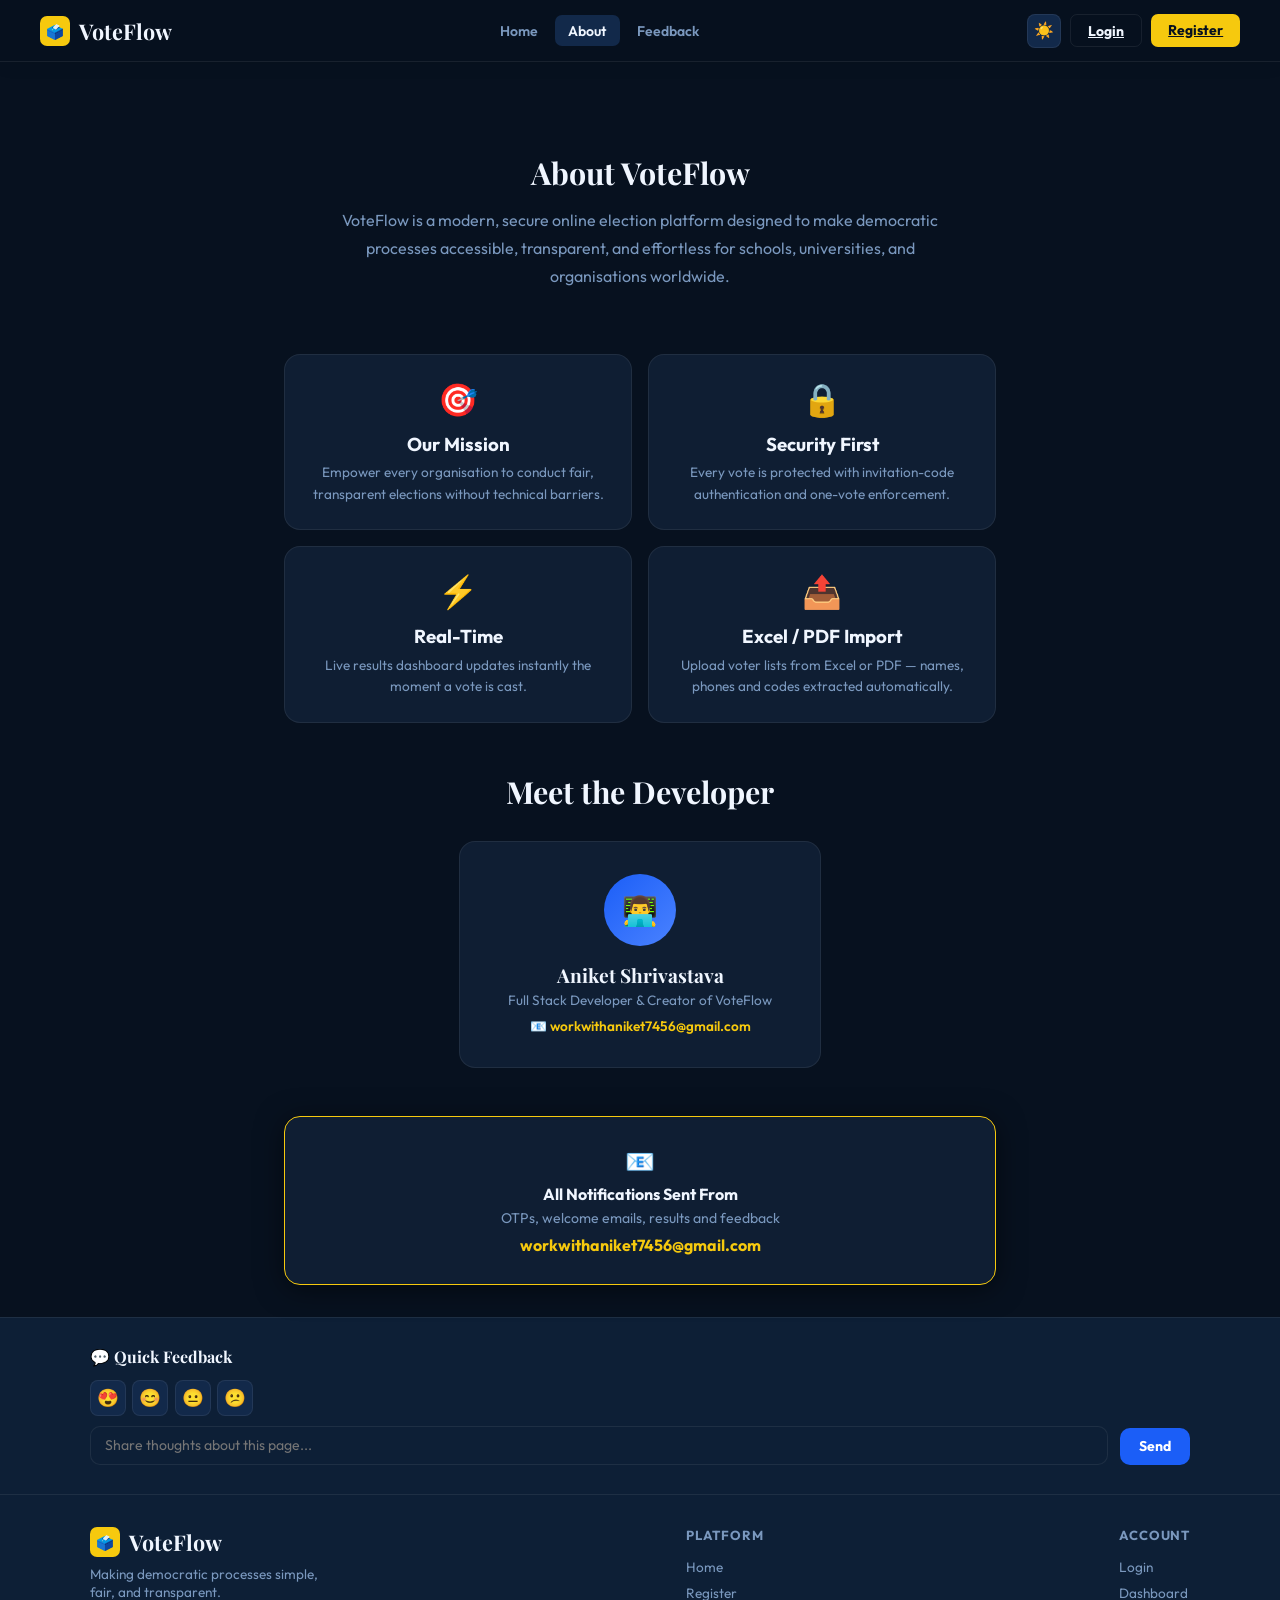
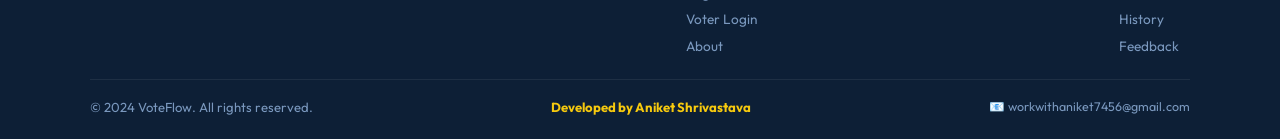
<file: about.html>
<!DOCTYPE html>
<html lang="en" data-theme="other-dark">
  <head>
    <meta charset="UTF-8" />
    <meta name="viewport" content="width=device-width,initial-scale=1" />
    <title>About — VoteFlow</title>
    <link rel="stylesheet" href="shared.css" />
    <style>
      .about-hero {
        text-align: center;
        padding: 4rem 1.5rem 2rem;
        max-width: 680px;
        margin: 0 auto;
      }
      .about-grid {
        display: grid;
        grid-template-columns: repeat(auto-fit, minmax(230px, 1fr));
        gap: 1rem;
        margin-top: 2rem;
      }
      .about-card {
        background: var(--card);
        border: 1px solid var(--border);
        border-radius: var(--radius-lg);
        padding: 1.5rem;
        text-align: center;
        transition: all 0.22s;
      }
      .about-card:hover {
        border-color: var(--primary);
        transform: translateY(-3px);
      }
      .dev-card {
        display: inline-flex;
        flex-direction: column;
        align-items: center;
        background: var(--card);
        border: 1px solid var(--border);
        border-radius: var(--radius-lg);
        padding: 2rem 3rem;
        margin-top: 1.5rem;
      }
      .dev-avatar {
        width: 72px;
        height: 72px;
        border-radius: 50%;
        background: linear-gradient(135deg, var(--primary), var(--primary2));
        display: flex;
        align-items: center;
        justify-content: center;
        font-size: 1.8rem;
        margin-bottom: 1rem;
        color: #fff;
      }
    </style>
  </head>
  <body>
    <div id="toast-container"></div>
    <nav class="nav">
      <a href="index.html" class="nav-logo"
        ><div class="nav-logo-badge">🗳️</div>
        VoteFlow</a
      >
      <ul class="nav-links">
        <li><a href="index.html">Home</a></li>
        <li><a href="about.html" class="active">About</a></li>
        <li><a href="feedback.html">Feedback</a></li>
      </ul>
      <div class="nav-right">
        <button class="theme-toggle" onclick="toggleTheme()">☀️</button>
        <div id="nav-guest-area" style="display: flex; gap: 0.6rem">
          <a href="login.html" class="nav-btn nav-btn-ghost">Login</a
          ><a href="register.html" class="nav-btn nav-btn-accent">Register</a>
        </div>
        <div id="nav-user-area" class="nav-user" style="display: none">
          <div class="nav-avatar" id="nav-avatar-letter">U</div>
          <span id="nav-username-display"></span
          ><button class="nav-btn nav-btn-ghost btn-sm" onclick="logout()">
            Logout
          </button>
        </div>
        <div class="hamburger"><span></span><span></span><span></span></div>
      </div>
    </nav>
    <div class="page-wrap">
      <div class="main-content medium">
        <div class="about-hero">
          <div class="section-title">About VoteFlow</div>
          <p style="color: var(--muted); line-height: 1.75; margin-top: 0.8rem">
            VoteFlow is a modern, secure online election platform designed to
            make democratic processes accessible, transparent, and effortless
            for schools, universities, and organisations worldwide.
          </p>
        </div>
        <div class="about-grid">
          <div class="about-card">
            <div style="font-size: 2rem; margin-bottom: 0.8rem">🎯</div>
            <h3 style="font-weight: 700; margin-bottom: 0.4rem">Our Mission</h3>
            <p
              style="font-size: 0.85rem; color: var(--muted); line-height: 1.6"
            >
              Empower every organisation to conduct fair, transparent elections
              without technical barriers.
            </p>
          </div>
          <div class="about-card">
            <div style="font-size: 2rem; margin-bottom: 0.8rem">🔒</div>
            <h3 style="font-weight: 700; margin-bottom: 0.4rem">
              Security First
            </h3>
            <p
              style="font-size: 0.85rem; color: var(--muted); line-height: 1.6"
            >
              Every vote is protected with invitation-code authentication and
              one-vote enforcement.
            </p>
          </div>
          <div class="about-card">
            <div style="font-size: 2rem; margin-bottom: 0.8rem">⚡</div>
            <h3 style="font-weight: 700; margin-bottom: 0.4rem">Real-Time</h3>
            <p
              style="font-size: 0.85rem; color: var(--muted); line-height: 1.6"
            >
              Live results dashboard updates instantly the moment a vote is
              cast.
            </p>
          </div>
          <div class="about-card">
            <div style="font-size: 2rem; margin-bottom: 0.8rem">📤</div>
            <h3 style="font-weight: 700; margin-bottom: 0.4rem">
              Excel / PDF Import
            </h3>
            <p
              style="font-size: 0.85rem; color: var(--muted); line-height: 1.6"
            >
              Upload voter lists from Excel or PDF — names, phones and codes
              extracted automatically.
            </p>
          </div>
        </div>
        <div style="text-align: center; padding: 3rem 1.5rem">
          <div class="section-title">Meet the Developer</div>
          <div class="dev-card">
            <div class="dev-avatar">👨‍💻</div>
            <div
              style="
                font-family: var(--font-head);
                font-size: 1.2rem;
                font-weight: 700;
              "
            >
              Aniket Shrivastava
            </div>
            <div
              style="
                color: var(--muted);
                font-size: 0.85rem;
                margin-top: 0.2rem;
              "
            >
              Full Stack Developer & Creator of VoteFlow
            </div>
            <div
              style="
                color: var(--accent);
                font-size: 0.85rem;
                margin-top: 0.5rem;
                font-weight: 600;
              "
            >
              📧 workwithaniket7456@gmail.com
            </div>
          </div>
        </div>
        <div
          class="card"
          style="border-color: var(--accent); text-align: center"
        >
          <div style="font-size: 1.5rem; margin-bottom: 0.5rem">📧</div>
          <div style="font-weight: 700; margin-bottom: 0.3rem">
            All Notifications Sent From
          </div>
          <div style="color: var(--muted); font-size: 0.88rem">
            OTPs, welcome emails, results and feedback
          </div>
          <div
            style="
              color: var(--accent);
              font-weight: 700;
              margin-top: 0.5rem;
              font-size: 1rem;
            "
          >
            workwithaniket7456@gmail.com
          </div>
        </div>
      </div>
    </div>
    <div id="page-footer-slot"></div>
    <script src="shared.js"></script>
    <script>
      document.addEventListener("DOMContentLoaded", () =>
        injectFeedbackAndFooter("about")
      );
    </script>
  </body>
</html>
</file>
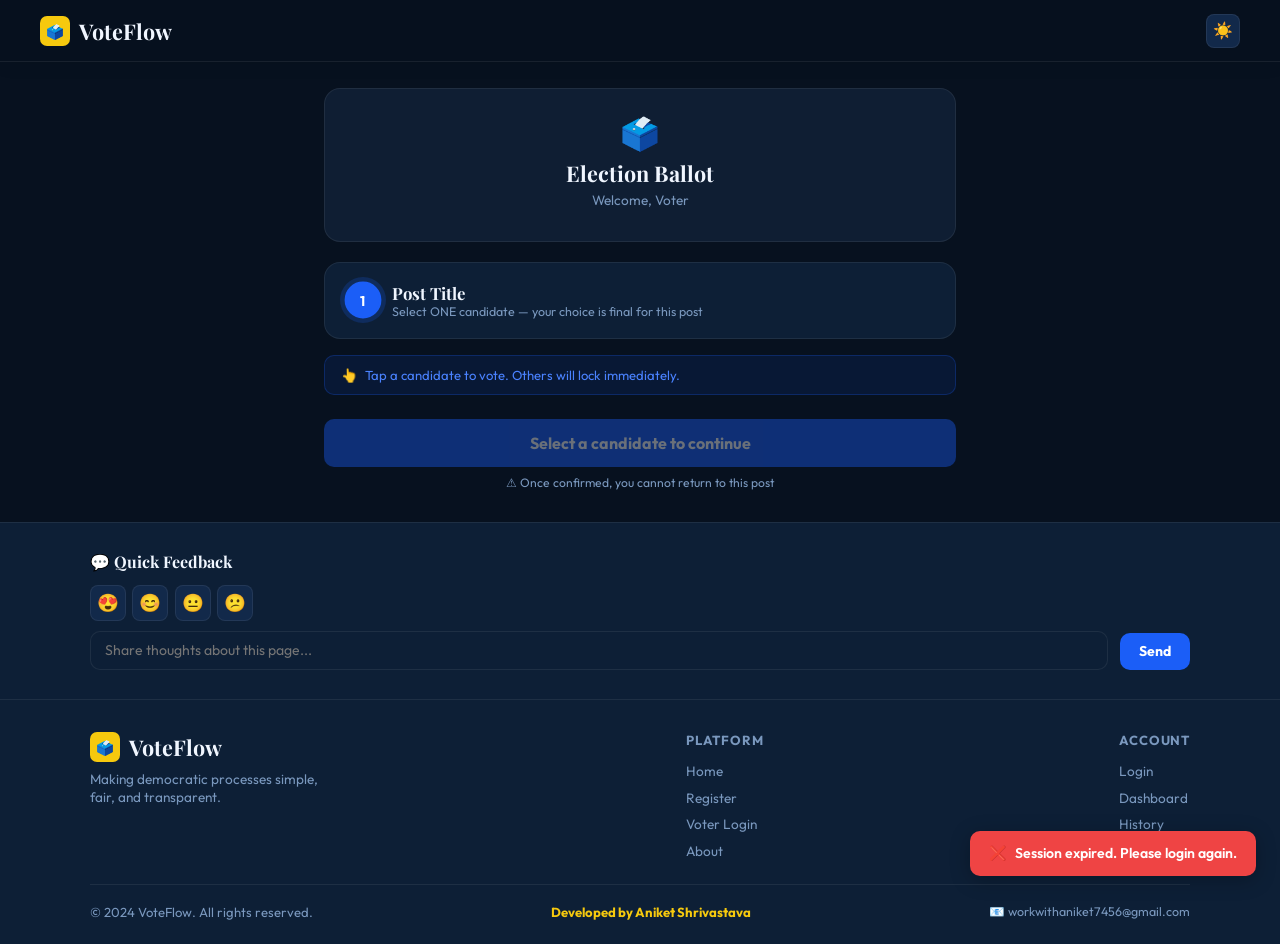
<file: ballot.html>
<!DOCTYPE html>
<html lang="en" data-theme="other-dark">
  <head>
    <meta charset="UTF-8" />
    <meta name="viewport" content="width=device-width,initial-scale=1" />
    <title>Your Ballot — VoteFlow</title>
    <link rel="stylesheet" href="shared.css" />
    <style>
      .ballot-wrap {
        max-width: 680px;
        margin: 0 auto;
        padding: 5.5rem 1.5rem 2rem;
      }
      .ballot-header {
        background: var(--card);
        border: 1px solid var(--border);
        border-radius: var(--radius-lg);
        padding: 1.5rem;
        margin-bottom: 1.2rem;
        text-align: center;
      }

      .stepper {
        display: flex;
        align-items: center;
        justify-content: center;
        gap: 0.4rem;
        flex-wrap: wrap;
        margin-top: 1rem;
      }
      .s-dot {
        width: 32px;
        height: 32px;
        border-radius: 50%;
        border: 2px solid var(--border);
        background: var(--bg3);
        display: flex;
        align-items: center;
        justify-content: center;
        font-size: 0.75rem;
        font-weight: 700;
        color: var(--muted);
        transition: all 0.35s;
        flex-shrink: 0;
      }
      .s-dot.current {
        border-color: var(--primary);
        background: var(--primary);
        color: #fff;
        transform: scale(1.15);
        box-shadow: 0 0 0 4px rgba(27, 94, 247, 0.2);
      }
      .s-dot.done {
        border-color: var(--success);
        background: var(--success);
        color: #fff;
      }
      .s-line {
        flex: 1;
        height: 2px;
        background: var(--border);
        max-width: 36px;
        transition: background 0.35s;
      }
      .s-line.done {
        background: var(--success);
      }

      .c-option {
        display: flex;
        align-items: center;
        gap: 1rem;
        padding: 1rem 1.1rem;
        border-radius: var(--radius);
        border: 2px solid var(--border);
        background: var(--bg2);
        cursor: pointer;
        transition: all 0.22s;
        margin-bottom: 0.7rem;
        position: relative;
        user-select: none;
      }
      .c-option:hover:not(.locked):not(.selected) {
        border-color: var(--primary2);
        background: var(--bg3);
        transform: translateX(4px);
      }
      .c-option.selected {
        border-color: var(--success);
        background: var(--bg3);
        box-shadow: 0 0 0 3px rgba(34, 197, 94, 0.12);
        animation: popIn 0.25s ease;
      }
      .c-option.locked:not(.selected) {
        opacity: 0.35;
        cursor: not-allowed;
        pointer-events: none;
        filter: grayscale(0.5);
      }
      .c-photo {
        width: 54px;
        height: 54px;
        border-radius: 50%;
        background: var(--bg3);
        display: flex;
        align-items: center;
        justify-content: center;
        font-size: 1.5rem;
        overflow: hidden;
        border: 2px solid var(--border);
        flex-shrink: 0;
      }
      .c-photo img {
        width: 100%;
        height: 100%;
        object-fit: cover;
      }
      .c-info {
        flex: 1;
      }
      .c-name {
        font-weight: 700;
        font-size: 1rem;
        margin-bottom: 0.15rem;
      }
      .c-party {
        font-size: 0.82rem;
        color: var(--muted);
      }
      .c-symbol {
        width: 36px;
        height: 36px;
        border-radius: 8px;
        background: var(--bg3);
        display: flex;
        align-items: center;
        justify-content: center;
        font-size: 1.1rem;
        flex-shrink: 0;
        overflow: hidden;
        border: 1px solid var(--border);
      }
      .c-symbol img {
        width: 100%;
        height: 100%;
        object-fit: cover;
      }
      .mcq-radio {
        width: 22px;
        height: 22px;
        border-radius: 50%;
        border: 2px solid var(--border);
        flex-shrink: 0;
        display: flex;
        align-items: center;
        justify-content: center;
        transition: all 0.2s;
      }
      .c-option.selected .mcq-radio {
        border-color: var(--success);
        background: var(--success);
      }
      .c-option.selected .mcq-radio::after {
        content: "";
        width: 9px;
        height: 9px;
        border-radius: 50%;
        background: #fff;
      }

      .info-banner {
        background: rgba(27, 94, 247, 0.1);
        border: 1px solid rgba(27, 94, 247, 0.25);
        border-radius: var(--radius);
        padding: 0.7rem 1rem;
        margin-bottom: 1rem;
        font-size: 0.82rem;
        color: var(--primary2);
        display: flex;
        align-items: center;
        gap: 0.5rem;
      }
      .sel-banner {
        background: rgba(34, 197, 94, 0.1);
        border: 1px dashed var(--success);
        border-radius: var(--radius);
        padding: 0.9rem 1rem;
        margin-bottom: 1rem;
        font-size: 0.88rem;
        color: var(--success);
        display: none;
        align-items: center;
        gap: 0.6rem;
      }

      .done-screen {
        text-align: center;
        padding: 2.5rem 1rem;
        animation: popIn 0.5s ease;
      }
      .done-icon {
        font-size: 4rem;
        animation: float 2s ease-in-out infinite;
        display: block;
        margin-bottom: 1rem;
      }
    </style>
  </head>
  <body>
    <div id="toast-container"></div>
    <nav class="nav">
      <a href="index.html" class="nav-logo"
        ><div class="nav-logo-badge">🗳️</div>
        VoteFlow</a
      >
      <div class="nav-right">
        <button class="theme-toggle" onclick="toggleTheme()">☀️</button>
      </div>
    </nav>
    <div class="ballot-wrap" id="ballot-root">
      <div class="ballot-header">
        <div style="font-size: 2rem; margin-bottom: 0.4rem">🗳️</div>
        <div
          style="
            font-family: var(--font-head);
            font-size: 1.35rem;
            font-weight: 700;
          "
          id="b-title"
        >
          Election Ballot
        </div>
        <div
          style="color: var(--muted); font-size: 0.85rem; margin-top: 0.25rem"
          id="b-voter"
        >
          Welcome, Voter
        </div>
        <div class="stepper" id="b-stepper" style="display: none"></div>
        <div
          style="font-size: 0.78rem; color: var(--muted); margin-top: 0.5rem"
          id="b-step-label"
        ></div>
      </div>

      <div id="b-post-area">
        <div
          style="
            background: var(--bg2);
            border: 1px solid var(--border);
            border-radius: var(--radius-lg);
            padding: 1.2rem 1.4rem;
            margin-bottom: 1rem;
            display: flex;
            align-items: center;
            gap: 0.8rem;
          "
        >
          <div class="s-dot current" id="b-post-num" style="flex-shrink: 0">
            1
          </div>
          <div>
            <div
              style="
                font-family: var(--font-head);
                font-size: 1.05rem;
                font-weight: 700;
              "
              id="b-post-title"
            >
              Post Title
            </div>
            <div style="font-size: 0.78rem; color: var(--muted)">
              Select ONE candidate — your choice is final for this post
            </div>
          </div>
        </div>
        <div class="info-banner" id="b-info-banner">
          <span>👆</span
          ><span>Tap a candidate to vote. Others will lock immediately.</span>
        </div>
        <div class="sel-banner" id="b-sel-banner">
          <span style="font-size: 1.2rem">✅</span>
          <div>
            Locked in: <strong id="b-sel-name"></strong> — cannot be changed.
          </div>
        </div>
        <div id="b-candidates"></div>
        <button
          class="btn btn-primary btn-full btn-lg"
          id="b-next-btn"
          onclick="confirmVote()"
          disabled
          style="opacity: 0.4; cursor: not-allowed; margin-top: 0.5rem"
        >
          <span id="b-next-txt">Select a candidate to continue</span>
        </button>
        <p
          style="
            text-align: center;
            font-size: 0.76rem;
            color: var(--muted);
            margin-top: 0.5rem;
          "
        >
          ⚠ Once confirmed, you cannot return to this post
        </p>
      </div>

      <div id="b-done" style="display: none" class="card done-screen">
        <span class="done-icon">🏆</span>
        <div
          style="
            font-family: var(--font-head);
            font-size: 1.6rem;
            font-weight: 700;
            margin-bottom: 0.5rem;
          "
        >
          All Votes Cast!
        </div>
        <div
          style="
            color: var(--muted);
            font-size: 0.9rem;
            line-height: 1.7;
            margin-bottom: 1.5rem;
          "
        >
          Your votes are recorded securely. Results will be shown when the
          election ends.
        </div>
        <div
          style="
            background: var(--bg2);
            border-radius: var(--radius);
            padding: 1rem;
            margin-bottom: 1.2rem;
          "
          id="b-summary"
        ></div>
        <div style="font-size: 0.8rem; color: var(--muted)">
          You may now close this window. Your invitation code cannot be reused.
        </div>
      </div>
    </div>
    <div id="page-footer-slot"></div>
    <script src="shared.js"></script>
    <script>
      const B = {
        election: null,
        voter: null,
        group: null,
        postIdx: 0,
        selections: {},
        confirmed: {},
      };

      function loadBallot() {
        const raw = sessionStorage.getItem("vf_voter");
        if (!raw) {
          showToast("Session expired. Please login again.", "error");
          setTimeout(() => (window.location = "voter-login.html"), 2000);
          return;
        }
        const { voter, group, election } = JSON.parse(raw);
        B.voter = voter;
        B.group = group;
        B.election = election;

        B.election =
          App.elections.find((e) => e.id === election.id) || election;
        $("b-title").textContent = B.election.title;
        $("b-voter").textContent = `Welcome, ${voter.name}`;

        const st = $("b-stepper");
        if (B.election.posts.length > 1) {
          st.style.display = "flex";
          B.election.posts.forEach((p, i) => {
            if (i > 0) {
              const l = document.createElement("div");
              l.className = "s-line";
              l.id = "sl" + i;
              st.appendChild(l);
            }
            const d = document.createElement("div");
            d.className = "s-dot" + (i === 0 ? " current" : "");
            d.id = "sd" + i;
            d.textContent = i + 1;
            d.title = p.name;
            st.appendChild(d);
          });
        }
        loadPost(0);
      }

      function loadPost(idx) {
        B.postIdx = idx;
        const post = B.election.posts[idx];

        B.election.posts.forEach((_, i) => {
          const d = $("sd" + i),
            l = $("sl" + i);
          if (!d) return;
          d.classList.remove("current", "done");
          if (i < idx) {
            d.classList.add("done");
            d.textContent = "✓";
          } else if (i === idx) {
            d.classList.add("current");
            d.textContent = i + 1;
          } else d.textContent = i + 1;
          if (l) l.classList.toggle("done", i < idx);
        });
        $("b-step-label").textContent =
          B.election.posts.length > 1
            ? `Post ${idx + 1} of ${B.election.posts.length}: ${post.name}`
            : "";
        $("b-post-num").textContent = idx + 1;
        $("b-post-title").textContent = post.name;
        $("b-info-banner").style.display = "flex";
        $("b-sel-banner").style.display = "none";
        const btn = $("b-next-btn");
        btn.disabled = true;
        btn.style.opacity = "0.4";
        btn.style.cursor = "not-allowed";
        const isLast = idx === B.election.posts.length - 1;
        $("b-next-txt").textContent = isLast
          ? "Select a candidate to submit final vote"
          : "Select a candidate to continue";

        $("b-candidates").innerHTML = post.candidates
          .map(
            (c) => `
    <div class="c-option" id="co-${post.id}-${c.id}" onclick="pickCandidate('${
              post.id
            }','${c.id}')">
      <div class="c-photo">${
        c.photo ? `<img src="${c.photo}" alt="${esc(c.name)}"/>` : "👤"
      }</div>
      <div class="c-info"><div class="c-name">${esc(c.name)}</div>${
              c.party ? `<div class="c-party">${esc(c.party)}</div>` : ""
            }</div>
      ${
        c.symbol
          ? `<div class="c-symbol"><img src="${c.symbol}" alt="symbol"/></div>`
          : '<div class="c-symbol">🏳️</div>'
      }
      <div class="mcq-radio"></div>
    </div>`
          )
          .join("");
        window.scrollTo({ top: 0, behavior: "smooth" });
      }

      function pickCandidate(postId, candId) {
        if (B.selections[postId] !== undefined) return;
        B.selections[postId] = candId;
        const post = B.election.posts.find((p) => p.id === postId);
        post.candidates.forEach((c) => {
          const el = $(`co-${postId}-${c.id}`);
          if (!el) return;
          el.classList.toggle(
            "selected",
            c.id.toString() === candId.toString()
          );
          el.classList.toggle("locked", c.id.toString() !== candId.toString());
        });
        const cand = post.candidates.find(
          (c) => c.id.toString() === candId.toString()
        );
        $("b-sel-name").textContent = cand?.name || "";
        $("b-sel-banner").style.display = "flex";
        $("b-info-banner").style.display = "none";
        const isLast = B.postIdx === B.election.posts.length - 1;
        const btn = $("b-next-btn");
        btn.disabled = false;
        btn.style.opacity = "1";
        btn.style.cursor = "pointer";
        $("b-next-txt").textContent = isLast
          ? "✅ Submit Final Vote"
          : "Confirm & Go to Next Post →";
        btn.scrollIntoView({ behavior: "smooth", block: "nearest" });
      }

      function confirmVote() {
        const post = B.election.posts[B.postIdx];
        const candId = B.selections[post.id];
        if (candId === undefined || B.confirmed[post.id]) return;

        const storedE = App.elections.find((e) => e.id === B.election.id);
        if (storedE) {
          const sp = storedE.posts.find((p) => p.id === post.id);
          if (sp) {
            const c = sp.candidates.find(
              (c) => c.id.toString() === candId.toString()
            );
            if (c) c.votes = (c.votes || 0) + 1;
          }
        }
        B.confirmed[post.id] = candId;
        const isLast = B.postIdx === B.election.posts.length - 1;
        if (isLast) {
          App.votes.push({
            id: "vote-" + Date.now(),
            voterId: B.voter.id,
            electionId: B.election.id,
            selections: { ...B.confirmed },
            timestamp: new Date().toISOString(),
          });
          for (const g of App.voterGroups) {
            const v = g.voters.find((vt) => vt.id === B.voter.id);
            if (v) {
              v.voted = true;
              break;
            }
          }
          Store.save({
            elections: App.elections,
            votes: App.votes,
            voterGroups: App.voterGroups,
          });
          sessionStorage.removeItem("vf_voter");
          showDone();
        } else {
          Store.save({ elections: App.elections });
          showToast(`Vote for "${post.name}" confirmed! ✓`, "success");
          $("b-next-btn").disabled = true;
          $("b-next-btn").style.opacity = "0.5";
          setTimeout(() => loadPost(B.postIdx + 1), 500);
        }
      }

      function showDone() {
        $("b-post-area").style.display = "none";
        $("b-done").style.display = "block";
        $("b-summary").innerHTML =
          '<div style="font-weight:700;margin-bottom:0.6rem;font-size:0.82rem;color:var(--muted);text-transform:uppercase;letter-spacing:0.5px">Your Votes Summary</div>' +
          B.election.posts
            .map((post) => {
              const cand = post.candidates.find(
                (c) => c.id.toString() === B.confirmed[post.id]?.toString()
              );
              return `<div style="display:flex;justify-content:space-between;padding:0.5rem 0;border-bottom:1px solid var(--border);font-size:0.88rem"><span style="color:var(--muted)">${esc(
                post.name
              )}</span><span style="font-weight:700;color:var(--success)">✓ ${esc(
                cand?.name || "—"
              )}</span></div>`;
            })
            .join("");
        B.election.posts.forEach((_, i) => {
          const d = $("sd" + i);
          if (d) {
            d.classList.remove("current");
            d.classList.add("done");
            d.textContent = "✓";
          }
          const l = $("sl" + i);
          if (l) l.classList.add("done");
        });
        showToast("All votes submitted! Thank you 🎉", "success", 5000);
        window.scrollTo({ top: 0, behavior: "smooth" });
      }

      document.addEventListener("DOMContentLoaded", () => {
        applyTheme(Store.get("theme") || "other-dark");
        loadBallot();
        injectFeedbackAndFooter("ballot");
      });
    </script>
  </body>
</html>
</file>
<file: shared.css>
/* ═══════════════════════════════════════════════
   VOTEFLOW — SHARED STYLES
   Developer: Aniket Shrivastava
   workwithaniket7456@gmail.com
═══════════════════════════════════════════════ */

/* ── Google Fonts ── */
@import url('https://fonts.googleapis.com/css2?family=Playfair+Display:ital,wght@0,700;1,400&family=Outfit:wght@300;400;500;600;700&family=Nunito:wght@400;600;700;800&family=Lato:wght@300;400;700&display=swap');

/* ── Theme Variables ── */
[data-theme="school-dark"] {
    --bg: #0e1a2b;
    --bg2: #132236;
    --bg3: #1a2f47;
    --card: #111f33;
    --border: rgba(100, 160, 255, 0.12);
    --primary: #2563eb;
    --primary2: #3b82f6;
    --accent: #f59e0b;
    --accent2: #fbbf24;
    --text: #e8f0fe;
    --muted: #7a9cc4;
    --text-inv: #0e1a2b;
    --success: #22c55e;
    --error: #ef4444;
    --warn: #f59e0b;
    --font-head: 'Nunito', sans-serif;
    --font-body: 'Nunito', sans-serif;
    --radius: 12px;
    --radius-lg: 18px;
    --shadow: 0 4px 24px rgba(0, 0, 0, 0.4);
    --nav-bg: rgba(14, 26, 43, 0.93);
}

[data-theme="school-light"] {
    --bg: #f0f6ff;
    --bg2: #e2ecfc;
    --bg3: #d0e4fb;
    --card: #ffffff;
    --border: rgba(37, 99, 235, 0.15);
    --primary: #2563eb;
    --primary2: #3b82f6;
    --accent: #f59e0b;
    --accent2: #d97706;
    --text: #1e3a5f;
    --muted: #5a7fa8;
    --text-inv: #ffffff;
    --success: #16a34a;
    --error: #dc2626;
    --warn: #d97706;
    --font-head: 'Nunito', sans-serif;
    --font-body: 'Nunito', sans-serif;
    --radius: 12px;
    --radius-lg: 18px;
    --shadow: 0 4px 24px rgba(37, 99, 235, 0.1);
    --nav-bg: rgba(240, 246, 255, 0.95);
}

[data-theme="other-dark"] {
    --bg: #07111f;
    --bg2: #0d1f36;
    --bg3: #12294a;
    --card: #0f1e33;
    --border: rgba(255, 255, 255, 0.07);
    --primary: #1b5ef7;
    --primary2: #4a82ff;
    --accent: #f6c90e;
    --accent2: #d4a800;
    --text: #f0f6ff;
    --muted: #7a98be;
    --text-inv: #07111f;
    --success: #22c55e;
    --error: #ef4444;
    --warn: #f59e0b;
    --font-head: 'Playfair Display', serif;
    --font-body: 'Outfit', sans-serif;
    --radius: 10px;
    --radius-lg: 16px;
    --shadow: 0 4px 28px rgba(0, 0, 0, 0.5);
    --nav-bg: rgba(7, 17, 31, 0.92);
}

[data-theme="other-light"] {
    --bg: #f8faff;
    --bg2: #eef3fc;
    --bg3: #dde8fa;
    --card: #ffffff;
    --border: rgba(27, 94, 247, 0.12);
    --primary: #1b5ef7;
    --primary2: #3b7aff;
    --accent: #e6a800;
    --accent2: #c48f00;
    --text: #0f2040;
    --muted: #5a7299;
    --text-inv: #ffffff;
    --success: #16a34a;
    --error: #dc2626;
    --warn: #ca8a04;
    --font-head: 'Playfair Display', serif;
    --font-body: 'Lato', sans-serif;
    --radius: 10px;
    --radius-lg: 16px;
    --shadow: 0 4px 20px rgba(27, 94, 247, 0.1);
    --nav-bg: rgba(248, 250, 255, 0.95);
}

/* ── Reset ── */
*,
*::before,
*::after {
    box-sizing: border-box;
    margin: 0;
    padding: 0
}

html {
    scroll-behavior: smooth
}

body {
    font-family: var(--font-body);
    background: var(--bg);
    color: var(--text);
    min-height: 100vh;
    overflow-x: hidden;
    transition: background 0.4s, color 0.4s
}

/* ── Animations ── */
@keyframes fadeIn {
    from {
        opacity: 0;
        transform: translateY(10px)
    }

    to {
        opacity: 1;
        transform: translateY(0)
    }
}

@keyframes fadeDown {
    from {
        opacity: 0;
        transform: translateY(-16px)
    }

    to {
        opacity: 1;
        transform: translateY(0)
    }
}

@keyframes slideUp {
    from {
        opacity: 0;
        transform: translateY(30px)
    }

    to {
        opacity: 1;
        transform: translateY(0)
    }
}

@keyframes slideLeft {
    from {
        opacity: 0;
        transform: translateX(30px)
    }

    to {
        opacity: 1;
        transform: translateX(0)
    }
}

@keyframes popIn {
    0% {
        transform: scale(0.85);
        opacity: 0
    }

    70% {
        transform: scale(1.04)
    }

    100% {
        transform: scale(1);
        opacity: 1
    }
}

@keyframes shake {

    0%,
    100% {
        transform: translateX(0)
    }

    20% {
        transform: translateX(-7px)
    }

    40% {
        transform: translateX(7px)
    }

    60% {
        transform: translateX(-4px)
    }

    80% {
        transform: translateX(4px)
    }
}

@keyframes spin {
    to {
        transform: rotate(360deg)
    }
}

@keyframes float {

    0%,
    100% {
        transform: translateY(0)
    }

    50% {
        transform: translateY(-10px)
    }
}

@keyframes pulse {

    0%,
    100% {
        opacity: 1
    }

    50% {
        opacity: 0.45
    }
}

@keyframes shimmer {
    0% {
        background-position: -200% 0
    }

    100% {
        background-position: 200% 0
    }
}

@keyframes gradientShift {

    0%,
    100% {
        background-position: 0% 50%
    }

    50% {
        background-position: 100% 50%
    }
}

@keyframes countUp {
    from {
        opacity: 0;
        transform: translateY(20px)
    }

    to {
        opacity: 1;
        transform: translateY(0)
    }
}

/* ── Navbar ── */
.nav {
    position: fixed;
    top: 0;
    left: 0;
    right: 0;
    z-index: 300;
    display: flex;
    align-items: center;
    justify-content: space-between;
    padding: 0.85rem 2.5rem;
    background: var(--nav-bg);
    backdrop-filter: blur(20px);
    border-bottom: 1px solid var(--border);
    animation: fadeDown 0.6s ease both;
    box-shadow: 0 1px 20px rgba(0, 0, 0, 0.08);
}

.nav-logo {
    display: flex;
    align-items: center;
    gap: 0.55rem;
    font-family: var(--font-head);
    font-size: 1.35rem;
    font-weight: 700;
    color: var(--text);
    text-decoration: none;
    cursor: pointer
}

.nav-logo-badge {
    width: 30px;
    height: 30px;
    background: var(--accent);
    border-radius: 7px;
    display: flex;
    align-items: center;
    justify-content: center;
    font-size: 0.9rem
}

.nav-links {
    display: flex;
    gap: 0.2rem;
    list-style: none
}

.nav-links a {
    color: var(--muted);
    text-decoration: none;
    font-size: 0.875rem;
    font-weight: 600;
    padding: 0.4rem 0.85rem;
    border-radius: 7px;
    transition: all 0.2s;
    cursor: pointer;
    display: block
}

.nav-links a:hover,
.nav-links a.active {
    color: var(--text);
    background: var(--bg3)
}

.nav-right {
    display: flex;
    gap: 0.6rem;
    align-items: center
}

.nav-btn {
    padding: 0.42rem 1.05rem;
    border-radius: 7px;
    font-size: 0.875rem;
    font-weight: 700;
    cursor: pointer;
    border: none;
    transition: all 0.2s;
    font-family: var(--font-body)
}

.nav-btn-ghost {
    background: transparent;
    border: 1px solid var(--border);
    color: var(--text)
}

.nav-btn-ghost:hover {
    background: var(--bg3)
}

.nav-btn-accent {
    background: var(--accent);
    color: var(--text-inv)
}

.nav-btn-accent:hover {
    background: var(--accent2)
}

.nav-user {
    display: none;
    align-items: center;
    gap: 0.7rem
}

.nav-avatar {
    width: 32px;
    height: 32px;
    border-radius: 50%;
    background: var(--primary);
    display: flex;
    align-items: center;
    justify-content: center;
    font-size: 0.85rem;
    font-weight: 700;
    color: #fff
}

.theme-toggle {
    width: 34px;
    height: 34px;
    border-radius: 8px;
    border: 1px solid var(--border);
    background: var(--bg3);
    color: var(--text);
    font-size: 1rem;
    cursor: pointer;
    display: flex;
    align-items: center;
    justify-content: center;
    transition: all 0.2s
}

.theme-toggle:hover {
    background: var(--bg2)
}

.hamburger {
    display: none;
    flex-direction: column;
    gap: 5px;
    cursor: pointer;
    padding: 4px
}

.hamburger span {
    width: 22px;
    height: 2px;
    background: var(--text);
    border-radius: 2px;
    transition: all 0.3s
}

/* ── Page Wrapper ── */
.page-wrap {
    min-height: 100vh;
    display: flex;
    flex-direction: column;
    animation: fadeIn 0.4s ease
}

.main-content {
    flex: 1;
    padding: 5.5rem 1.5rem 2rem;
    max-width: 1100px;
    margin: 0 auto;
    width: 100%
}

.main-content.narrow {
    max-width: 500px
}

.main-content.medium {
    max-width: 760px
}

/* ── Shared Components ── */
.section-head {
    margin-bottom: 2rem
}

.section-title {
    font-family: var(--font-head);
    font-size: 1.9rem;
    font-weight: 700;
    color: var(--text);
    margin-bottom: 0.3rem
}

.section-sub {
    color: var(--muted);
    font-size: 0.92rem
}

.card {
    background: var(--card);
    border: 1px solid var(--border);
    border-radius: var(--radius-lg);
    padding: 1.8rem;
    box-shadow: var(--shadow)
}

.card-title {
    font-family: var(--font-head);
    font-size: 1.05rem;
    font-weight: 700;
    margin-bottom: 1rem;
    color: var(--text)
}

.btn {
    padding: 0.68rem 1.5rem;
    border-radius: var(--radius);
    font-size: 0.92rem;
    font-weight: 700;
    cursor: pointer;
    border: none;
    transition: all 0.22s;
    font-family: var(--font-body);
    display: inline-flex;
    align-items: center;
    gap: 0.45rem;
    text-decoration: none
}

.btn:disabled {
    opacity: 0.45;
    cursor: not-allowed;
    transform: none !important
}

.btn-primary {
    background: var(--primary);
    color: #fff
}

.btn-primary:hover:not(:disabled) {
    background: var(--primary2);
    transform: translateY(-1px);
    box-shadow: 0 4px 16px rgba(27, 94, 247, 0.3)
}

.btn-accent {
    background: var(--accent);
    color: var(--text-inv)
}

.btn-accent:hover:not(:disabled) {
    background: var(--accent2)
}

.btn-ghost {
    background: var(--bg3);
    color: var(--text)
}

.btn-ghost:hover:not(:disabled) {
    background: var(--bg2)
}

.btn-danger {
    background: var(--error);
    color: #fff
}

.btn-danger:hover:not(:disabled) {
    opacity: 0.85
}

.btn-success {
    background: var(--success);
    color: #fff
}

.btn-success:hover:not(:disabled) {
    opacity: 0.85
}

.btn-outline {
    background: transparent;
    border: 1px solid var(--border);
    color: var(--text)
}

.btn-outline:hover:not(:disabled) {
    background: var(--bg3)
}

.btn-sm {
    padding: 0.38rem 0.85rem;
    font-size: 0.8rem
}

.btn-lg {
    padding: 0.85rem 2rem;
    font-size: 1rem
}

.btn-full {
    width: 100%;
    justify-content: center
}

.form-group {
    margin-bottom: 1.1rem
}

.form-row {
    display: grid;
    grid-template-columns: 1fr 1fr;
    gap: 1rem
}

.form-label {
    display: block;
    font-size: 0.8rem;
    font-weight: 700;
    margin-bottom: 0.4rem;
    color: var(--muted);
    text-transform: uppercase;
    letter-spacing: 0.6px
}

.form-input {
    width: 100%;
    padding: 0.72rem 1rem;
    background: var(--bg2);
    border: 1.5px solid var(--border);
    border-radius: var(--radius);
    color: var(--text);
    font-size: 0.93rem;
    font-family: var(--font-body);
    outline: none;
    transition: border 0.2s, box-shadow 0.2s
}

.form-input:focus {
    border-color: var(--primary);
    box-shadow: 0 0 0 3px rgba(27, 94, 247, 0.1)
}

.form-input.err {
    border-color: var(--error)
}

.form-input.ok {
    border-color: var(--success)
}

select.form-input option {
    background: var(--bg2);
    color: var(--text)
}

textarea.form-input {
    resize: vertical;
    min-height: 90px
}

.input-wrap {
    position: relative
}

.input-icon {
    position: absolute;
    right: 1rem;
    top: 50%;
    transform: translateY(-50%);
    cursor: pointer;
    color: var(--muted);
    font-size: 1rem;
    background: none;
    border: none;
    padding: 0
}

.field-msg {
    font-size: 0.78rem;
    margin-top: 0.3rem;
    display: flex;
    align-items: center;
    gap: 0.3rem
}

.field-msg.err {
    color: var(--error)
}

.field-msg.ok {
    color: var(--success)
}

.divider {
    border: none;
    border-top: 1px solid var(--border);
    margin: 1.4rem 0
}

.divider-or {
    text-align: center;
    position: relative;
    margin: 1.4rem 0
}

.divider-or::before {
    content: '';
    position: absolute;
    top: 50%;
    left: 0;
    right: 0;
    height: 1px;
    background: var(--border)
}

.divider-or span {
    position: relative;
    background: var(--card);
    padding: 0 0.8rem;
    font-size: 0.8rem;
    color: var(--muted)
}

.badge {
    display: inline-flex;
    align-items: center;
    gap: 0.3rem;
    padding: 0.25rem 0.65rem;
    border-radius: 20px;
    font-size: 0.75rem;
    font-weight: 700
}

.badge-primary {
    background: rgba(27, 94, 247, 0.15);
    color: var(--primary2)
}

.badge-accent {
    background: rgba(246, 201, 14, 0.15);
    color: var(--accent)
}

.badge-success {
    background: rgba(34, 197, 94, 0.15);
    color: var(--success)
}

.badge-error {
    background: rgba(239, 68, 68, 0.15);
    color: var(--error)
}

.badge-muted {
    background: var(--bg3);
    color: var(--muted)
}

.badge-warn {
    background: rgba(245, 158, 11, 0.15);
    color: var(--warn)
}

.spinner {
    width: 18px;
    height: 18px;
    border: 2.5px solid rgba(255, 255, 255, 0.3);
    border-top-color: #fff;
    border-radius: 50%;
    animation: spin 0.7s linear infinite;
    display: inline-block;
    flex-shrink: 0
}

.spinner-dark {
    border-color: rgba(0, 0, 0, 0.15);
    border-top-color: var(--primary)
}

.empty-state {
    text-align: center;
    padding: 3.5rem 1rem;
    color: var(--muted)
}

.empty-icon {
    font-size: 3rem;
    margin-bottom: 1rem;
    display: block
}

.empty-state h3 {
    font-size: 1.05rem;
    font-weight: 700;
    margin-bottom: 0.4rem;
    color: var(--text)
}

.progress-bar {
    height: 6px;
    background: var(--bg3);
    border-radius: 3px;
    overflow: hidden
}

.progress-fill {
    height: 100%;
    background: var(--primary);
    border-radius: 3px;
    transition: width 0.5s ease
}

/* ── Modal ── */
.modal-overlay {
    display: none;
    position: fixed;
    inset: 0;
    background: rgba(0, 0, 0, 0.65);
    z-index: 500;
    align-items: center;
    justify-content: center;
    padding: 1rem;
    backdrop-filter: blur(4px)
}

.modal-overlay.open {
    display: flex
}

.modal {
    background: var(--card);
    border: 1px solid var(--border);
    border-radius: var(--radius-lg);
    padding: 2rem;
    width: 100%;
    max-width: 540px;
    max-height: 90vh;
    overflow-y: auto;
    animation: popIn 0.3s ease;
    box-shadow: 0 20px 60px rgba(0, 0, 0, 0.5)
}

.modal-header {
    display: flex;
    align-items: center;
    justify-content: space-between;
    margin-bottom: 1.4rem
}

.modal-title {
    font-family: var(--font-head);
    font-size: 1.3rem;
    font-weight: 700;
    color: var(--text)
}

.modal-close {
    width: 30px;
    height: 30px;
    border-radius: 7px;
    border: 1px solid var(--border);
    background: var(--bg3);
    color: var(--muted);
    font-size: 1.1rem;
    cursor: pointer;
    display: flex;
    align-items: center;
    justify-content: center;
    transition: all 0.2s;
    line-height: 1
}

.modal-close:hover {
    background: var(--error);
    color: #fff;
    border-color: var(--error)
}

/* ── Toast ── */
#toast-container {
    position: fixed;
    bottom: 1.5rem;
    right: 1.5rem;
    z-index: 9999;
    display: flex;
    flex-direction: column;
    gap: 0.6rem;
    max-width: 320px
}

.toast {
    padding: 0.85rem 1.2rem;
    border-radius: var(--radius);
    font-size: 0.88rem;
    font-weight: 600;
    animation: slideUp 0.3s ease;
    box-shadow: 0 4px 20px rgba(0, 0, 0, 0.25);
    display: flex;
    align-items: center;
    gap: 0.5rem;
    transition: opacity 0.3s, transform 0.3s
}

.toast-success {
    background: var(--success);
    color: #fff
}

.toast-error {
    background: var(--error);
    color: #fff
}

.toast-info {
    background: var(--primary);
    color: #fff
}

.toast-warn {
    background: var(--warn);
    color: #000
}

/* ── Tabs ── */
.tabs {
    display: flex;
    gap: 0.3rem;
    background: var(--bg2);
    border-radius: var(--radius);
    padding: 0.3rem;
    margin-bottom: 1.5rem
}

.tab-btn {
    flex: 1;
    padding: 0.55rem 1rem;
    border-radius: 8px;
    border: none;
    background: transparent;
    color: var(--muted);
    font-size: 0.88rem;
    font-weight: 600;
    cursor: pointer;
    transition: all 0.2s;
    font-family: var(--font-body)
}

.tab-btn.active {
    background: var(--card);
    color: var(--text);
    box-shadow: 0 1px 8px rgba(0, 0, 0, 0.15)
}

/* ── Feedback Box ── */
.feedback-section {
    background: var(--bg2);
    border-top: 1px solid var(--border);
    padding: 1.8rem 2.5rem
}

.feedback-inner {
    max-width: 1100px;
    margin: 0 auto
}

.feedback-section h3 {
    font-family: var(--font-head);
    font-size: 1rem;
    font-weight: 700;
    margin-bottom: 0.8rem;
    color: var(--text);
    display: flex;
    align-items: center;
    gap: 0.5rem
}

.feedback-form {
    display: flex;
    gap: 0.7rem;
    flex-wrap: wrap;
    align-items: flex-end
}

.feedback-form .form-input {
    flex: 1;
    min-width: 200px;
    padding: 0.6rem 0.9rem;
    font-size: 0.88rem
}

.emoji-row {
    display: flex;
    gap: 0.4rem;
    margin-bottom: 0.6rem
}

.emoji-btn {
    width: 36px;
    height: 36px;
    border-radius: 8px;
    border: 1.5px solid var(--border);
    background: var(--bg3);
    font-size: 1.1rem;
    cursor: pointer;
    transition: all 0.2s;
    display: flex;
    align-items: center;
    justify-content: center
}

.emoji-btn:hover,
.emoji-btn.picked {
    border-color: var(--primary);
    background: var(--card);
    transform: scale(1.12)
}

/* ── Footer ── */
.site-footer {
    background: var(--bg2);
    border-top: 1px solid var(--border);
    padding: 2rem 2.5rem 1.5rem
}

.footer-inner {
    max-width: 1100px;
    margin: 0 auto
}

.footer-top {
    display: flex;
    gap: 2rem;
    justify-content: space-between;
    flex-wrap: wrap;
    margin-bottom: 1.5rem
}

.footer-brand p {
    color: var(--muted);
    font-size: 0.85rem;
    max-width: 240px;
    margin-top: 0.5rem
}

.footer-col h4 {
    font-size: 0.82rem;
    font-weight: 700;
    letter-spacing: 0.8px;
    text-transform: uppercase;
    color: var(--muted);
    margin-bottom: 0.8rem
}

.footer-col ul {
    list-style: none;
    display: flex;
    flex-direction: column;
    gap: 0.4rem
}

.footer-col ul li a {
    color: var(--muted);
    text-decoration: none;
    font-size: 0.85rem;
    cursor: pointer;
    transition: color 0.2s
}

.footer-col ul li a:hover {
    color: var(--text)
}

.footer-bottom {
    display: flex;
    align-items: center;
    justify-content: space-between;
    flex-wrap: wrap;
    gap: 0.5rem;
    padding-top: 1.2rem;
    border-top: 1px solid var(--border)
}

.footer-copy {
    font-size: 0.82rem;
    color: var(--muted)
}

.footer-dev {
    font-size: 0.82rem;
    color: var(--accent);
    font-weight: 700
}

.footer-email {
    font-size: 0.78rem;
    color: var(--muted)
}

/* ── Upload Zone ── */
.upload-zone {
    border: 2px dashed var(--border);
    border-radius: var(--radius-lg);
    padding: 2.5rem;
    text-align: center;
    cursor: pointer;
    transition: all 0.25s;
    background: var(--bg2)
}

.upload-zone:hover,
.upload-zone.drag-over {
    border-color: var(--primary);
    background: var(--bg3)
}

.upload-icon {
    font-size: 2.5rem;
    margin-bottom: 0.8rem
}

/* ── Responsive ── */
@media(max-width:768px) {
    .nav {
        padding: 0.8rem 1rem
    }

    .nav-links {
        display: none
    }

    .hamburger {
        display: flex
    }

    .main-content {
        padding: 5rem 1rem 2rem
    }

    .form-row {
        grid-template-columns: 1fr
    }

    .section-title {
        font-size: 1.5rem
    }

    .feedback-section {
        padding: 1.5rem 1rem
    }

    .site-footer {
        padding: 1.5rem 1rem
    }

    .footer-top {
        flex-direction: column;
        gap: 1.5rem
    }
}

@media(max-width:480px) {
    .nav-right .nav-btn:first-child {
        display: none
    }
}
</file>
